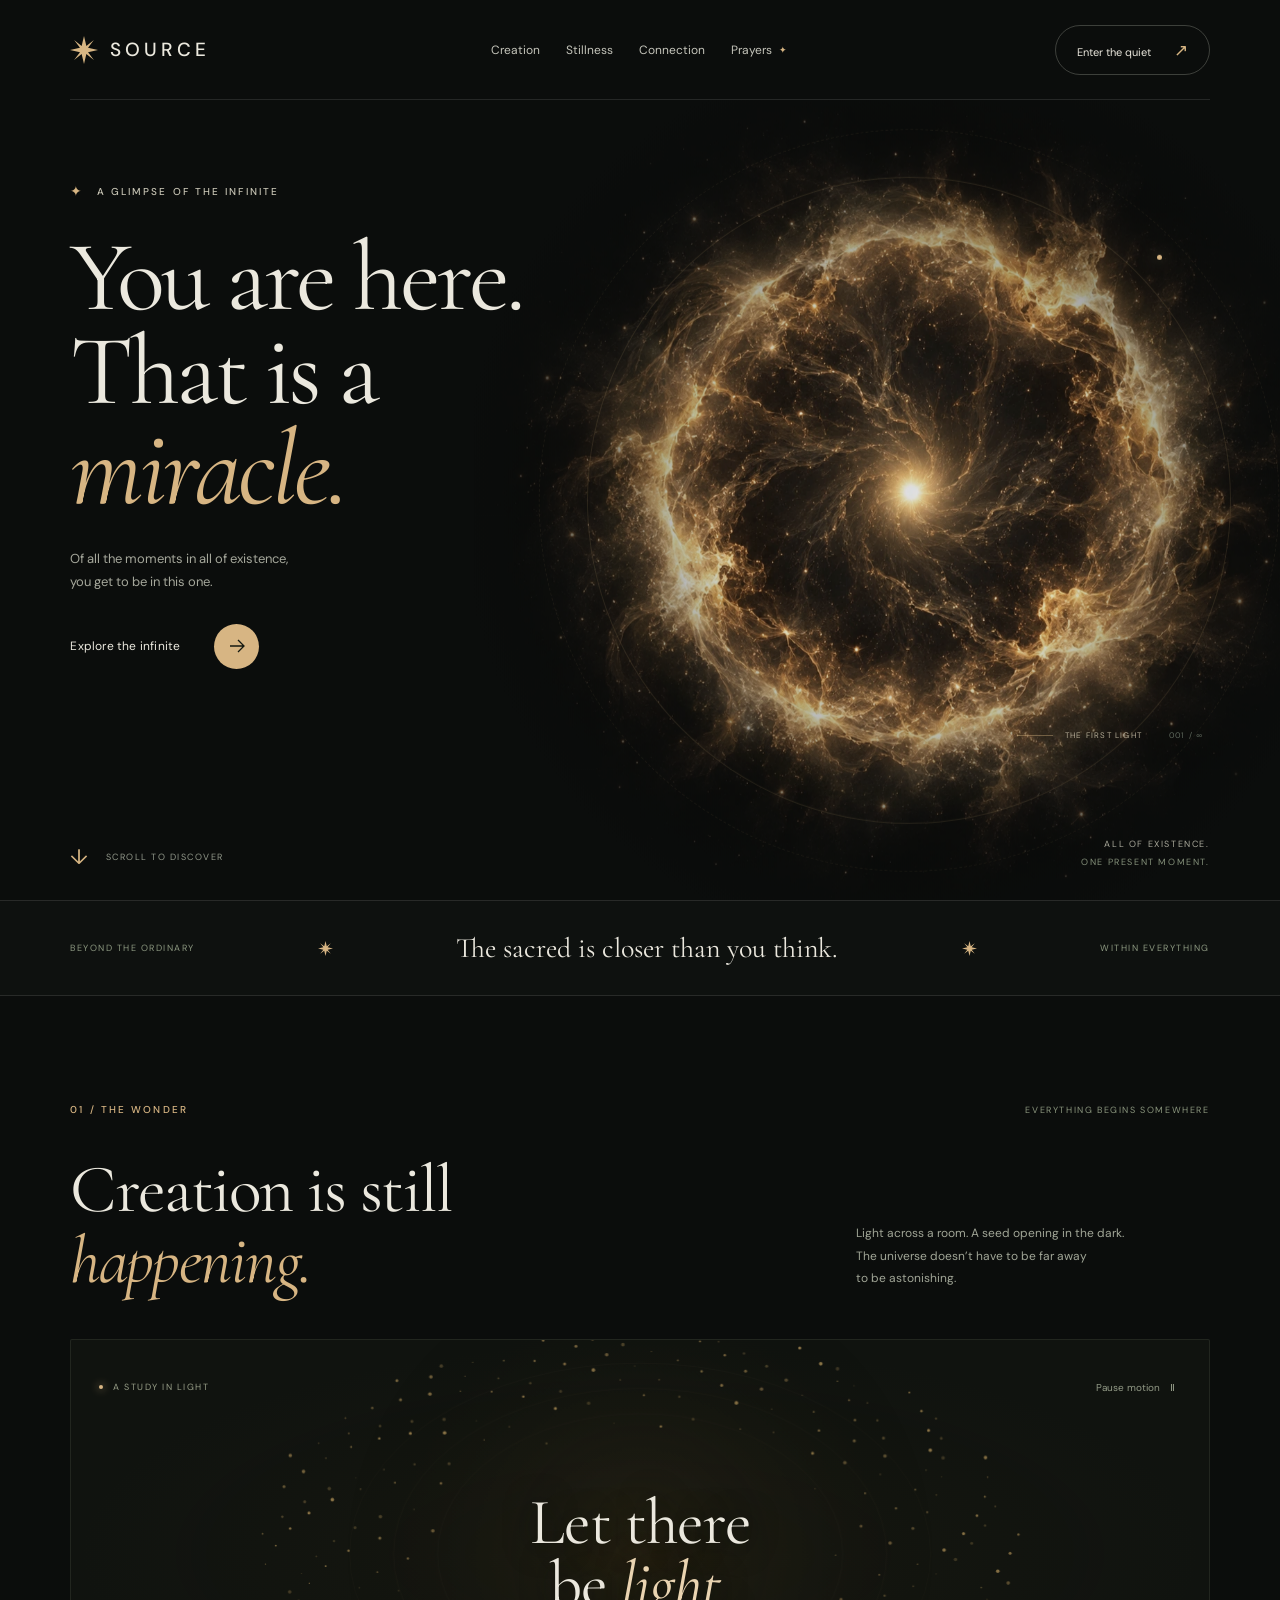
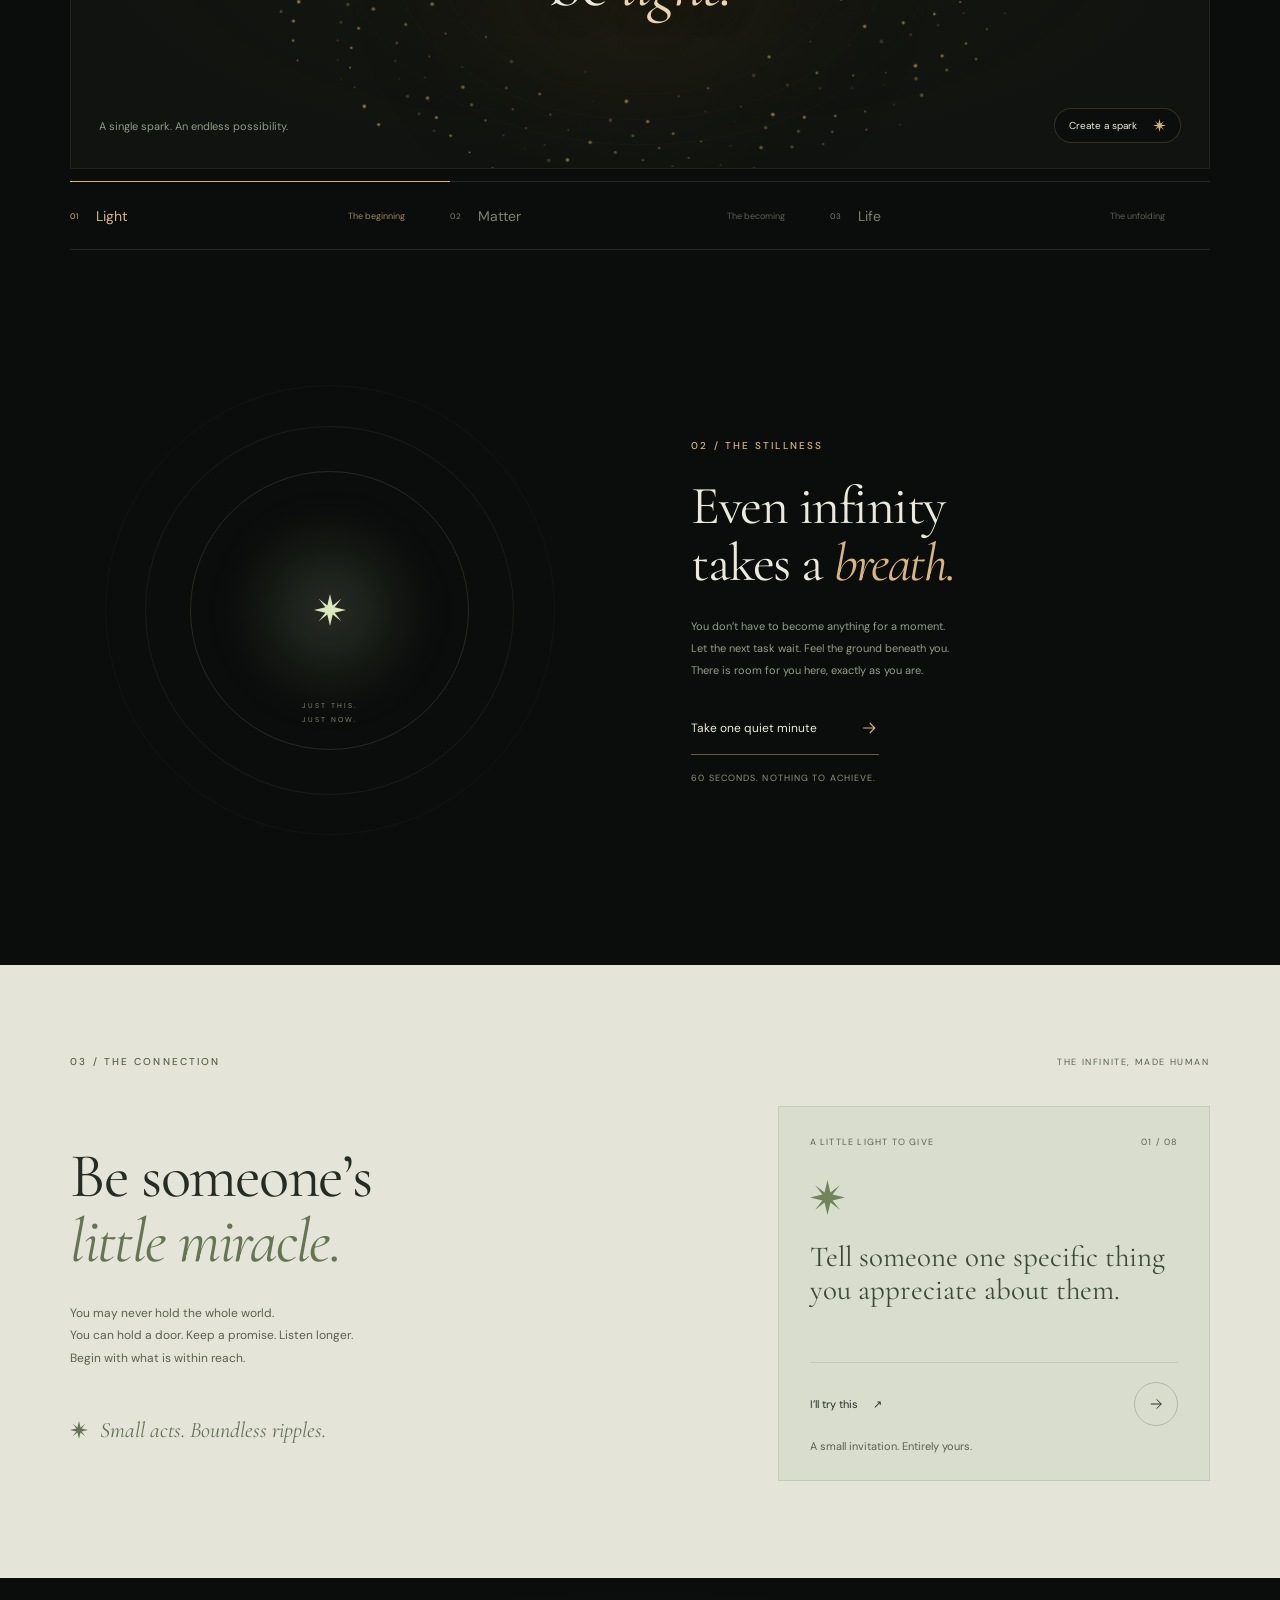
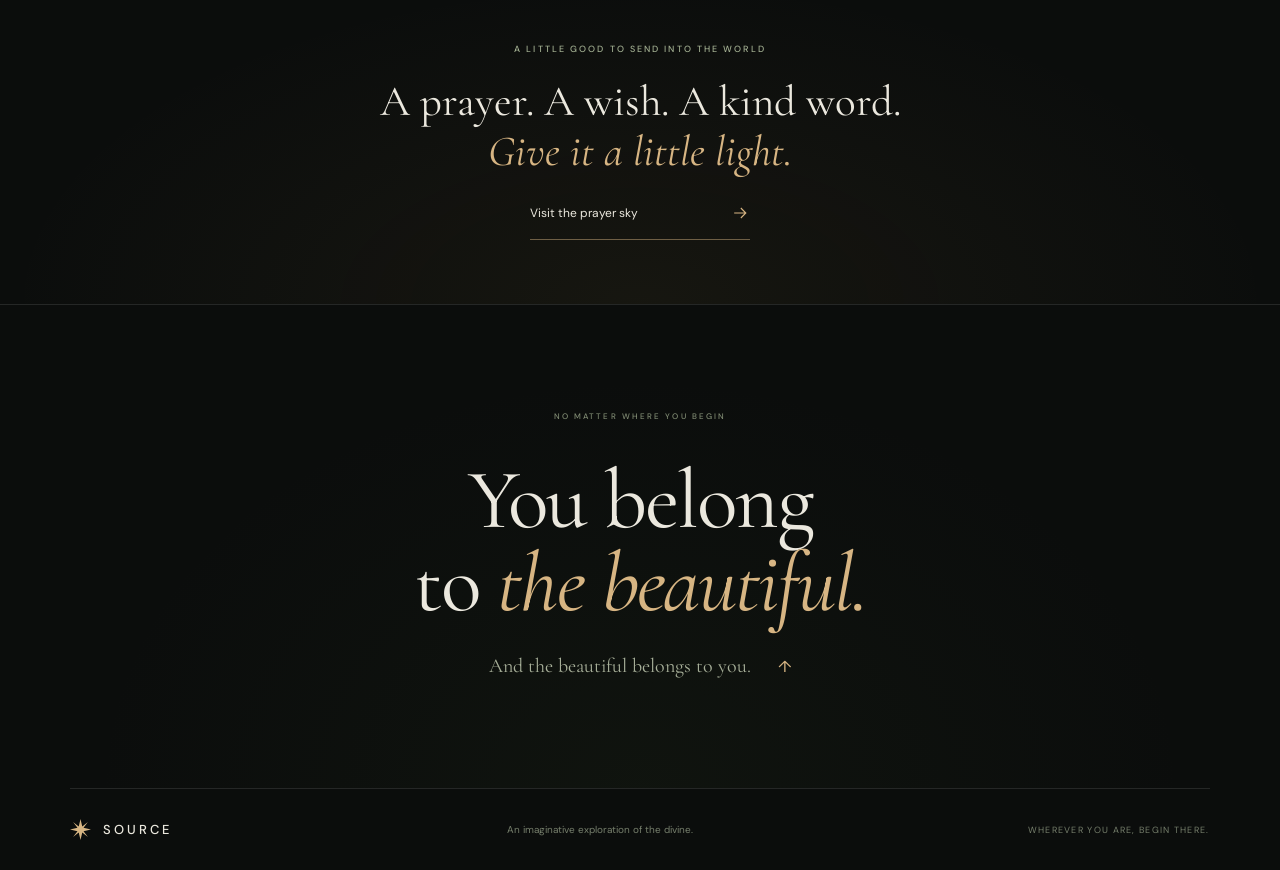
<file: index.html>
<!doctype html>
<html lang="en">
<head>
  <meta charset="utf-8"><meta name="viewport" content="width=device-width,initial-scale=1">
  <meta name="theme-color" content="#0b0d0c">
  <title>SOURCE — A glimpse of the infinite</title>
  <meta name="description" content="An imagined doorway to the infinite. Explore creation, find a moment of stillness, and bring a little light into the world.">
  <link rel="icon" href="assets/favicon.svg" type="image/svg+xml">
  <link rel="stylesheet" href="styles.css">
  <script src="app.js" defer></script>
</head>
<body>
  <a class="skip-link" href="#creation">Skip to explore</a>
  <svg class="svg-defs" aria-hidden="true"><defs><symbol id="spark" viewBox="0 0 32 32"><path d="M16 0 18.7 11.4 27.3 4.7 20.6 13.3 32 16 20.6 18.7 27.3 27.3 18.7 20.6 16 32 13.3 20.6 4.7 27.3 11.4 18.7 0 16 11.4 13.3 4.7 4.7 13.3 11.4Z" fill="currentColor"/></symbol><symbol id="arrow" viewBox="0 0 24 24"><path d="M5 12h14m-6-6 6 6-6 6" fill="none" stroke="currentColor" stroke-width="1.3"/></symbol></defs></svg>
  <header class="header">
    <a class="brand" href="#home" aria-label="SOURCE home"><svg><use href="#spark"/></svg><span>SOURCE</span></a>
    <nav aria-label="Main navigation"><a href="#creation">Creation</a><a href="#stillness">Stillness</a><a href="#connection">Connection</a><a href="prayers.html">Prayers <span class="nav-star" aria-hidden="true">✦</span></a></nav>
    <button class="quiet-link" data-quiet>Enter the quiet <span>↗</span></button>
  </header>
  <main>
    <section class="hero" id="home" aria-labelledby="hero-title">
      <div class="hero-art" aria-hidden="true"><img src="assets/source-nebula.webp" alt="" fetchpriority="high"><div class="orbit orbit-one"></div><div class="orbit orbit-two"></div><span class="orbit-dot"></span></div>
      <div class="hero-content">
        <p class="eyebrow"><span class="tiny-star">✦</span> A GLIMPSE OF THE INFINITE</p>
        <h1 id="hero-title">You are here.<br>That is a<br><em>miracle.</em></h1>
        <p class="hero-copy">Of all the moments in all of existence,<br>you get to be in this one.</p>
        <a class="primary-cta" href="#creation">Explore the infinite <span class="arrow-disc"><svg><use href="#arrow"/></svg></span></a>
      </div>
      <div class="hero-foot"><a href="#creation" class="scroll-cue"><span>↓</span> SCROLL TO DISCOVER</a><p>ALL OF EXISTENCE.<br><span>ONE PRESENT MOMENT.</span></p></div>
      <div class="art-caption" aria-hidden="true"><span class="caption-line"></span> THE FIRST LIGHT <span>001 / ∞</span></div>
    </section>
    <div class="threshold"><span>BEYOND THE ORDINARY</span><svg><use href="#spark"/></svg><p>The sacred is closer than you think.</p><svg><use href="#spark"/></svg><span>WITHIN EVERYTHING</span></div>
    <section class="creation section-pad" id="creation" aria-labelledby="creation-title">
      <div class="section-top"><p class="eyebrow">01 / THE WONDER</p><span class="section-note">EVERYTHING BEGINS SOMEWHERE</span></div>
      <div class="section-heading"><h2 id="creation-title">Creation is still<br><em>happening.</em></h2><p>Light across a room. A seed opening in the dark.<br>The universe doesn’t have to be far away<br>to be astonishing.</p></div>
      <div class="universe-panel">
        <canvas id="universe" aria-hidden="true"></canvas>
        <div class="universe-top"><span class="live-dot"></span><span id="universe-label">A STUDY IN LIGHT</span><button id="motion-toggle" aria-pressed="false">Pause motion <span>Ⅱ</span></button></div>
        <div class="universe-center" aria-hidden="true"><span id="universe-word">Let there<br>be <em>light.</em></span></div>
        <div class="universe-bottom"><p id="universe-description">A single spark. An endless possibility.</p><button class="spark-button" id="create-spark">Create a spark <svg><use href="#spark"/></svg></button></div>
      </div>
      <div class="universe-tabs" role="group" aria-label="Explore forms of creation"><button class="active" data-mode="light" aria-pressed="true"><span>01</span> Light <small>The beginning</small></button><button data-mode="matter" aria-pressed="false"><span>02</span> Matter <small>The becoming</small></button><button data-mode="life" aria-pressed="false"><span>03</span> Life <small>The unfolding</small></button></div>
      <p class="spark-feedback sr-only" id="spark-feedback" role="status"></p>
    </section>
    <section class="stillness section-pad" id="stillness" aria-labelledby="stillness-title">
      <div class="stillness-orb" aria-hidden="true"><div></div><span class="orb-ring ring-one"></span><span class="orb-ring ring-two"></span><span class="orb-ring ring-three"></span><svg><use href="#spark"/></svg><p>JUST THIS.<br>JUST NOW.</p></div>
      <div class="stillness-copy"><p class="eyebrow">02 / THE STILLNESS</p><h2 id="stillness-title">Even infinity<br>takes a <em>breath.</em></h2><p>You don’t have to become anything for a moment.<br>Let the next task wait. Feel the ground beneath you.<br>There is room for you here, exactly as you are.</p><button class="text-action" data-quiet>Take one quiet minute <svg><use href="#arrow"/></svg></button><span class="small-note">60 SECONDS. NOTHING TO ACHIEVE.</span></div>
    </section>
    <section class="connection section-pad" id="connection" aria-labelledby="connection-title">
      <div class="section-top"><p class="eyebrow">03 / THE CONNECTION</p><span class="section-note">THE INFINITE, MADE HUMAN</span></div>
      <div class="connection-layout"><div><h2 id="connection-title">Be someone’s<br><em>little miracle.</em></h2><p>You may never hold the whole world.<br>You can hold a door. Keep a promise. Listen longer.<br>Begin with what is within reach.</p><div class="kindness-note"><svg><use href="#spark"/></svg><span>Small acts. Boundless ripples.</span></div></div>
      <div class="kindness-card"><div class="card-top"><span>A LITTLE LIGHT TO GIVE</span><span id="act-number">01 / 08</span></div><svg class="card-spark" aria-hidden="true"><use href="#spark"/></svg><p id="kindness-text" aria-live="polite">Tell someone one specific thing you appreciate about them.</p><div class="kindness-controls"><button id="accept-kindness">I’ll try this <span>↗</span></button><button id="next-kindness" aria-label="Show another small act"><svg><use href="#arrow"/></svg></button></div><p id="kindness-status" role="status">A small invitation. Entirely yours.</p></div></div>
    </section>
    <section class="prayer-invitation"><p class="eyebrow">A LITTLE GOOD TO SEND INTO THE WORLD</p><p>A prayer. A wish. A kind word.<br><em>Give it a little light.</em></p><a href="prayers.html" class="text-action">Visit the prayer sky <svg><use href="#arrow"/></svg></a></section>
    <section class="closing"><p class="eyebrow">NO MATTER WHERE YOU BEGIN</p><h2>You belong<br>to <em>the beautiful.</em></h2><a href="#home" class="closing-link">And the beautiful belongs to you. <span>↑</span></a></section>
  </main>
  <footer><a class="brand" href="#home"><svg><use href="#spark"/></svg><span>SOURCE</span></a><p>An imaginative exploration of the divine.</p><span>WHEREVER YOU ARE, BEGIN THERE.</span></footer>
  <dialog id="quiet-dialog" aria-labelledby="quiet-title"><div class="quiet-shell"><button class="close-quiet" aria-label="Close quiet moment">Close <span>×</span></button><p class="eyebrow">A MOMENT, JUST FOR YOU</p><h2 id="quiet-title">Come back<br>to <em>now.</em></h2><div class="breath-visual" aria-hidden="true"><span></span><span></span><span></span></div><p id="breath-instruction" role="status">Breathe in</p><p class="breath-hint">Follow the light, or breathe at your own pace.</p><div class="quiet-progress"><span id="breath-progress"></span></div><div class="quiet-meta"><span id="breath-time">1:00</span><button id="breath-pause">Pause</button></div><button id="breath-restart" hidden>Begin another moment <span>↗</span></button></div></dialog>
</body>
</html>
</file>
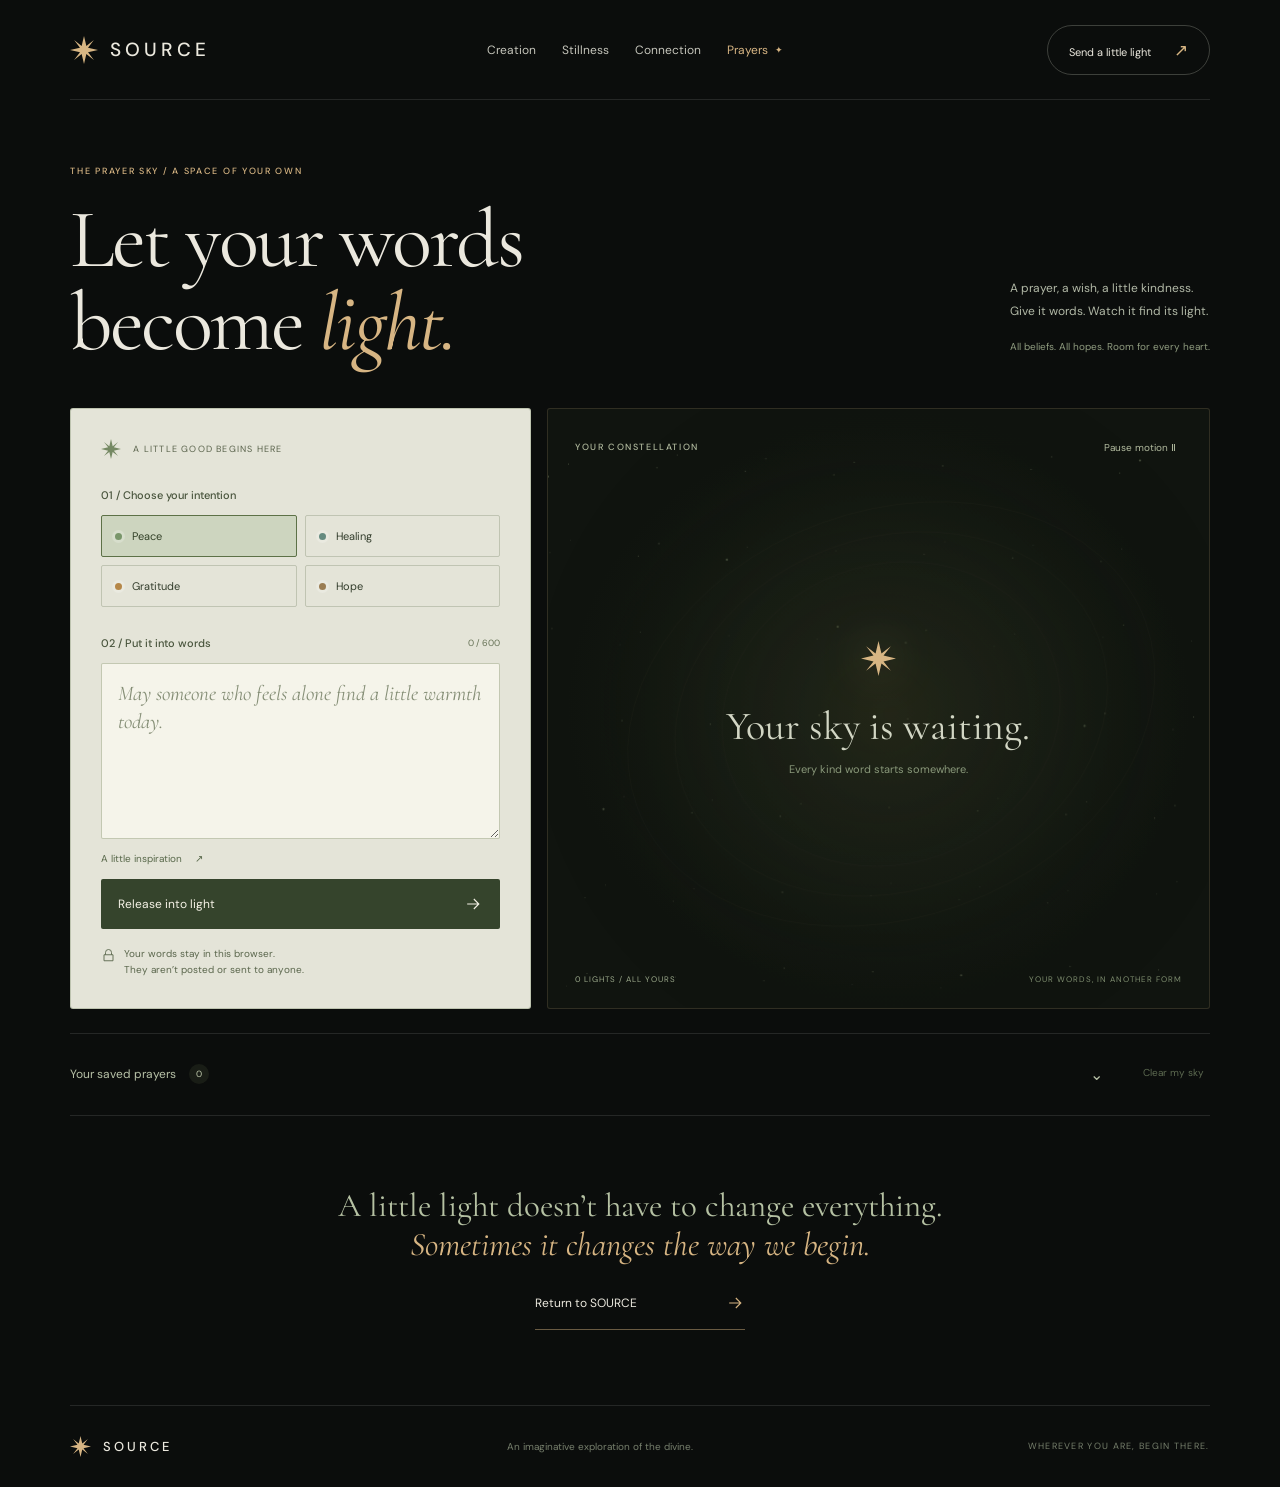
<file: prayers.html>
<!doctype html>
<html lang="en">
<head>
  <meta charset="utf-8"><meta name="viewport" content="width=device-width,initial-scale=1">
  <meta name="theme-color" content="#0b0d0c">
  <title>Prayers — SOURCE</title>
  <meta name="description" content="A quiet place for prayers, wishes, and positive messages. Turn your words into a constellation of light, saved only in your own browser.">
  <link rel="icon" href="assets/favicon.svg" type="image/svg+xml">
  <link rel="stylesheet" href="styles.css"><link rel="stylesheet" href="prayers.css">
  <script src="prayers.js" defer></script>
</head>
<body class="prayers-page">
  <a class="skip-link" href="#prayer-form">Skip to write a prayer</a>
  <svg class="svg-defs" aria-hidden="true"><defs><symbol id="spark" viewBox="0 0 32 32"><path d="M16 0 18.7 11.4 27.3 4.7 20.6 13.3 32 16 20.6 18.7 27.3 27.3 18.7 20.6 16 32 13.3 20.6 4.7 27.3 11.4 18.7 0 16 11.4 13.3 4.7 4.7 13.3 11.4Z" fill="currentColor"/></symbol><symbol id="arrow" viewBox="0 0 24 24"><path d="M5 12h14m-6-6 6 6-6 6" fill="none" stroke="currentColor" stroke-width="1.3"/></symbol></defs></svg>
  <header class="header">
    <a class="brand" href="./" aria-label="SOURCE home"><svg><use href="#spark"/></svg><span>SOURCE</span></a>
    <nav aria-label="Main navigation"><a href="./#creation">Creation</a><a href="./#stillness">Stillness</a><a href="./#connection">Connection</a><a href="prayers.html" aria-current="page">Prayers <span class="nav-star" aria-hidden="true">✦</span></a></nav>
    <a href="#prayer-form" class="quiet-link prayer-header-link">Send a little light <span>↗</span></a>
  </header>
  <main class="prayers-main">
    <div class="prayers-heading"><div><p class="eyebrow">THE PRAYER SKY / A SPACE OF YOUR OWN</p><h1>Let your words<br>become <em>light.</em></h1></div><p>A prayer, a wish, a little kindness.<br>Give it words. Watch it find its light.<br><span>All beliefs. All hopes. Room for every heart.</span></p></div>
    <noscript><p class="no-script">Please enable JavaScript to turn your words into lights. Your prayers are never sent to a server.</p></noscript>
    <div class="prayers-layout">
      <form id="prayer-form" class="prayer-form" novalidate>
        <div class="form-heading"><svg aria-hidden="true"><use href="#spark"/></svg><span>A LITTLE GOOD BEGINS HERE</span></div>
        <fieldset class="intention-field"><legend>01 / Choose your intention</legend><div class="intention-options">
          <input type="radio" name="intention" value="peace" id="intention-peace" checked><label for="intention-peace"><span class="intention-dot peace-dot"></span>Peace</label>
          <input type="radio" name="intention" value="healing" id="intention-healing"><label for="intention-healing"><span class="intention-dot healing-dot"></span>Healing</label>
          <input type="radio" name="intention" value="gratitude" id="intention-gratitude"><label for="intention-gratitude"><span class="intention-dot gratitude-dot"></span>Gratitude</label>
          <input type="radio" name="intention" value="hope" id="intention-hope"><label for="intention-hope"><span class="intention-dot hope-dot"></span>Hope</label>
        </div></fieldset>
        <div class="prayer-input-top"><label for="prayer-message">02 / Put it into words</label><span id="character-count" aria-hidden="true">0 / 600</span></div>
        <textarea id="prayer-message" name="message" maxlength="600" rows="5" required aria-describedby="prayer-privacy prayer-error" placeholder="May someone who feels alone find a little warmth today."></textarea>
        <button type="button" class="starter-button" id="prayer-starter">A little inspiration <span aria-hidden="true">↗</span></button>
        <p id="prayer-error" class="prayer-error" role="alert"></p>
        <button type="submit" id="release-prayer" class="release-button" disabled><span>Release into light</span><svg aria-hidden="true"><use href="#arrow"/></svg></button>
        <p class="prayer-privacy" id="prayer-privacy"><svg aria-hidden="true" viewBox="0 0 20 20"><path d="M6 9V6a4 4 0 0 1 8 0v3M4 9h12v8H4z" fill="none" stroke="currentColor" stroke-width="1.2"/></svg><span>Your words stay in this browser.<br>They aren’t posted or sent to anyone.</span></p>
      </form>
      <section class="prayer-sky" aria-labelledby="sky-heading">
        <canvas id="prayer-canvas" aria-hidden="true"></canvas>
        <div class="sky-top"><h2 id="sky-heading">YOUR CONSTELLATION</h2><button id="prayer-motion" aria-pressed="false">Pause motion <span aria-hidden="true">Ⅱ</span></button></div>
        <div id="prayer-stars" class="prayer-stars" aria-label="Your prayer lights"></div>
        <div class="sky-empty" id="sky-empty"><svg aria-hidden="true"><use href="#spark"/></svg><p>Your sky is waiting.</p><span>Every kind word starts somewhere.</span></div>
        <div class="sky-bottom"><span id="sky-count">0 LIGHTS / ALL YOURS</span><span id="sky-hint">YOUR WORDS, IN ANOTHER FORM</span></div>
      </section>
    </div>
    <section class="release-result" id="release-result" tabindex="-1" hidden aria-labelledby="reflection-heading"><div class="reflection-symbol" aria-hidden="true"><svg><use href="#spark"/></svg></div><div><p class="eyebrow" id="reflection-heading">A REFLECTION FOR YOUR INTENTION</p><p class="reflection-text" id="reflection-text"></p><span class="reflection-caption">An original reflection, chosen for your intention.</span></div><button id="open-latest-light" class="reflection-open">Read your words <span aria-hidden="true">↗</span></button></section>
    <p id="prayer-status" class="prayer-status" role="status" aria-live="polite"></p>
    <div class="saved-prayers"><details id="saved-prayers-details"><summary>Your saved prayers <span id="saved-count">0</span><span class="details-arrow" aria-hidden="true">⌄</span></summary><p id="saved-empty" class="saved-empty">Your prayers will be here after you release your first light.</p><ul id="saved-prayers-list"></ul></details><button id="clear-prayers" class="clear-prayers" disabled>Clear my sky</button></div>
    <div class="prayer-closing"><p>A little light doesn’t have to change everything.<br><em>Sometimes it changes the way we begin.</em></p><a href="./" class="text-action">Return to SOURCE <svg><use href="#arrow"/></svg></a></div>
  </main>
  <footer><a class="brand" href="./"><svg><use href="#spark"/></svg><span>SOURCE</span></a><p>An imaginative exploration of the divine.</p><span>WHEREVER YOU ARE, BEGIN THERE.</span></footer>
  <dialog id="prayer-detail" aria-labelledby="detail-heading"><div class="light-detail-shell"><button class="close-light" id="close-prayer-detail" aria-label="Close prayer">Close <span aria-hidden="true">×</span></button><p class="eyebrow" id="detail-heading"></p><svg class="detail-symbol" aria-hidden="true"><use href="#spark"/></svg><blockquote id="detail-message"></blockquote><p class="detail-reflection" id="detail-reflection"></p><span id="detail-date" class="detail-date"></span></div></dialog>
  <dialog id="clear-sky-dialog" aria-labelledby="clear-heading"><div class="clear-shell"><p class="eyebrow">A NEW BEGINNING</p><h2 id="clear-heading">Clear your<br><em>prayer sky?</em></h2><p id="clear-description">This removes your saved prayers from this browser.</p><div class="clear-actions"><button id="keep-prayers">Keep my lights</button><button id="confirm-clear">Clear my sky</button></div></div></dialog>
</body>
</html>
</file>
<file: styles.css>
@import url('assets/fonts/fonts.css');
:root{--bg:#0b0d0c;--ivory:#ebe8de;--muted:#92958b;--gold:#d7b583;--line:#ffffff1b;--serif:'Cormorant Garamond',Georgia,serif;--sans:'DM Sans',Arial,sans-serif}
*{box-sizing:border-box}html{scroll-behavior:smooth;scroll-padding-top:30px}body{margin:0;background:var(--bg);color:var(--ivory);font-family:var(--sans);font-size:14px;-webkit-font-smoothing:antialiased}button,a{-webkit-tap-highlight-color:transparent}button{font:inherit;color:inherit;cursor:pointer}a{color:inherit;text-decoration:none}button{background:none;border:0}button:focus-visible,a:focus-visible{outline:2px solid var(--gold);outline-offset:7px}svg{width:24px;height:24px;display:block}button,a{touch-action:manipulation}h1,h2,p{margin:0}h1,h2{font-family:var(--serif);font-weight:400}em{font-weight:400;color:var(--gold)}.svg-defs{position:absolute;width:0;height:0;overflow:hidden}.skip-link{position:fixed;top:-100px;left:20px;z-index:100;background:var(--ivory);color:var(--bg);padding:15px}.skip-link:focus{top:10px}.sr-only{position:absolute;width:1px;height:1px;padding:0;margin:-1px;overflow:hidden;clip:rect(0,0,0,0);white-space:nowrap;border:0}.header{height:100px;margin:0 5.5%;display:flex;align-items:center;justify-content:space-between;border-bottom:1px solid var(--line);position:relative;z-index:5}.brand{display:flex;align-items:center;gap:12px;font-weight:500;letter-spacing:4px;font-size:19px}.brand svg{width:28px;height:28px;color:var(--gold)}nav{display:flex;gap:38px;margin-left:12px;color:#c4c4ba;font-size:12px}nav a{transition:color .2s}nav a:hover{color:var(--gold)}.quiet-link{border:1px solid #a3a59855;padding:13px 21px;border-radius:50px;font-size:11px}.quiet-link span{margin-left:20px;color:var(--gold);font-size:17px}.quiet-link:hover{border-color:var(--gold);background:#d7b58309}.hero{position:relative;min-height:740px;max-width:1800px;margin:auto;height:calc(100svh - 100px);max-height:920px;overflow:hidden}.hero-content{position:relative;z-index:2;padding:80px 0 100px 5.5%;width:58%;pointer-events:none}.hero-content a{pointer-events:auto}.eyebrow{font-size:9px;letter-spacing:2.1px;font-weight:500;line-height:1.7}.hero .eyebrow{color:#c7c4b4;display:flex;align-items:center;gap:12px}.tiny-star{color:var(--gold);font-size:14px}h1{font-size:clamp(78px,7.8vw,128px);line-height:.94;letter-spacing:-3.5px;margin:27px 0 27px}h1 em{font-size:1.08em}.hero-copy{color:#a5a79b;line-height:1.8;font-size:13px}.primary-cta{display:inline-flex;align-items:center;gap:34px;margin-top:30px;font-size:12px;letter-spacing:.2px}.arrow-disc{width:45px;height:45px;border-radius:50%;background:var(--gold);display:grid;place-items:center;color:#141911;transition:transform .25s}.primary-cta:hover .arrow-disc{transform:translateX(5px);background:#edd2aa}.hero-art{position:absolute;width:68%;aspect-ratio:1;right:-5%;top:50%;transform:translateY(-50%);isolation:isolate;will-change:transform}.hero-art:after{content:'';position:absolute;inset:0;background:radial-gradient(ellipse,transparent 29%,#0b0d0c99 60%,var(--bg) 73%);pointer-events:none}.hero-art img{width:100%;height:100%;object-fit:contain;mix-blend-mode:screen;opacity:.88;filter:saturate(.8)}.orbit{position:absolute;border:1px solid #d7b58320;border-radius:50%;width:74%;height:74%;top:13%;left:13%;z-index:1}.orbit-two{width:85%;height:85%;top:7.5%;left:7.5%;border-style:dashed;border-color:#d7b58313;transform:rotate(25deg)}.orbit-dot{position:absolute;top:22%;right:21%;width:5px;height:5px;background:var(--gold);border-radius:50%;z-index:2;box-shadow:0 0 18px #d7b583}.hero-foot{position:absolute;z-index:3;bottom:29px;left:5.5%;right:5.5%;display:flex;justify-content:space-between;align-items:end}.scroll-cue{font-size:8px;letter-spacing:1.5px;color:#93998b;display:flex;gap:16px;align-items:center}.scroll-cue span{font-size:21px;color:var(--gold)}.hero-foot p{font-size:8px;letter-spacing:1.6px;line-height:2;color:#aaa99b;text-align:right}.hero-foot p span{color:#606a5e}.art-caption{position:absolute;right:6%;bottom:20%;font-size:7px;letter-spacing:1.2px;display:flex;align-items:center;gap:12px;color:#b4ab96}.art-caption>span:last-child{color:#606a5e;margin-left:15px}.caption-line{width:36px;height:1px;background:#d7b58366}.threshold{min-height:96px;border-block:1px solid var(--line);display:flex;justify-content:space-between;gap:30px;align-items:center;padding:20px 5.5%;background:#0e110f}.threshold>span{font-size:8px;letter-spacing:1.5px;color:#6d7669}.threshold svg{width:15px;height:15px;color:var(--gold)}.threshold p{font-family:var(--serif);font-size:28px}.section-pad{padding:105px 5.5%;max-width:1800px;margin:auto}.section-top{display:flex;align-items:center;justify-content:space-between;margin-bottom:36px;color:var(--gold)}.section-note{font-size:8px;letter-spacing:1.6px;color:#717b6e}.section-heading{display:flex;justify-content:space-between;align-items:end;margin-bottom:44px}.section-heading h2,.connection h2{font-size:clamp(48px,5.3vw,84px);line-height:1.04;letter-spacing:-1.7px}.section-heading>p{font-size:12px;line-height:1.9;color:#a0a596;padding-bottom:5px;width:31%}.universe-panel{position:relative;height:430px;background:radial-gradient(ellipse at center,#3a2b1325,transparent 70%),#10130f;border:1px solid #a8b3961e;border-radius:2px;overflow:hidden}.universe-panel canvas{position:absolute;inset:0;width:100%;height:100%}.universe-top{position:absolute;top:25px;left:28px;right:28px;display:flex;align-items:center;gap:10px;font-size:8px;letter-spacing:1.5px;color:#989f88}.live-dot{width:4px;height:4px;border-radius:50%;background:var(--gold);box-shadow:0 0 8px #d7b583}.universe-top button{margin-left:auto;display:flex;gap:10px;align-items:center;font-size:9px;letter-spacing:0;color:#929a86}.universe-center{position:absolute;inset:65px 20px;display:flex;align-items:center;justify-content:center;text-align:center;pointer-events:none;font-family:var(--serif);font-size:65px;line-height:.96;letter-spacing:-1px;text-shadow:0 2px 30px #0b0d0c}.universe-center em{color:#ead4b1}.universe-bottom{position:absolute;bottom:25px;left:28px;right:28px;display:flex;justify-content:space-between;align-items:center;gap:20px}.universe-bottom p{font-size:10px;color:#909987}.spark-button{display:flex;align-items:center;gap:16px;font-size:10px;padding:10px 14px;border:1px solid #d7b58333;border-radius:30px;background:#0b0d0caa}.spark-button svg{color:var(--gold);width:13px;height:13px}.spark-button:hover{background:#d7b58318}.universe-tabs{display:grid;grid-template-columns:repeat(3,1fr)}.universe-tabs button{padding:25px 25px 24px 0;display:flex;align-items:center;text-align:left;gap:16px;border-top:1px solid var(--line);border-bottom:1px solid var(--line);color:#7a8372;margin-top:12px;transition:color .3s,border-color .3s}.universe-tabs button span{font-size:8px;letter-spacing:1px}.universe-tabs button small{font-size:9px;opacity:.7;margin-left:auto;padding-right:20px}.universe-tabs .active{color:var(--gold);border-top-color:var(--gold)}.stillness{position:relative;display:grid;grid-template-columns:1fr 1fr;align-items:center;gap:9%;padding-top:20px;padding-bottom:120px;min-height:610px}.stillness-orb{aspect-ratio:1;max-width:450px;width:100%;position:relative;display:flex;align-items:center;justify-content:center;flex-direction:column;margin:auto}.stillness-orb>div{position:absolute;width:42%;height:42%;border-radius:50%;background:radial-gradient(circle,#a6b69136,#54694219 55%,transparent 72%);filter:blur(18px)}.orb-ring{position:absolute;border:1px solid #b4c5a027;border-radius:50%}.ring-one{inset:19%}.ring-two{inset:9%;border-color:#b4c5a014}.ring-three{inset:0;border-color:#b4c5a00a}.stillness-orb svg{color:#dce7bd;width:32px;height:32px;z-index:1}.stillness-orb p{color:#7d896d;text-align:center;font-size:7px;line-height:2;letter-spacing:2px;position:absolute;bottom:24%}.stillness-copy h2{font-size:clamp(42px,4.2vw,70px);line-height:1.07;letter-spacing:-1.5px;margin:23px 0}.stillness-copy>p:not(.eyebrow){font-size:11px;line-height:2;color:#929c88}.stillness-copy .eyebrow{color:var(--gold)}.text-action{border-bottom:1px solid #d7b58377;display:flex;align-items:center;justify-content:space-between;gap:42px;padding:0 0 14px;margin-top:35px;font-size:12px}.text-action svg{width:20px;color:var(--gold);transition:transform .2s}.text-action:hover svg{transform:translateX(4px)}.small-note{display:block;font-size:7px;letter-spacing:1.1px;color:#6e7964;margin-top:17px}.connection{max-width:none;background:#e4e4d8;color:#252c23;padding-top:88px;padding-bottom:97px}.connection>.section-top,.connection-layout{max-width:1604px;margin-inline:auto}.connection .section-top{color:#596248}.connection .section-note{color:#7a806b}.connection em{color:#657554}.connection-layout{display:grid;grid-template-columns:1.1fr .85fr;gap:13%;align-items:center}.connection h2{font-size:clamp(45px,4.9vw,78px)}.connection-layout>div>p{font-size:12px;line-height:1.9;color:#7a816e;margin-top:27px}.kindness-note{display:flex;align-items:center;gap:12px;margin-top:47px;font-family:var(--serif);font-style:italic;font-size:22px;color:#637154}.kindness-note svg{width:18px;height:18px}.kindness-card{background:#d9ddce;border:1px solid #76806b33;padding:29px 31px 25px;min-height:375px;display:flex;flex-direction:column}.card-top{display:flex;justify-content:space-between;font-size:7px;letter-spacing:1.2px;color:#757e65}.card-spark{color:#71845a;width:35px;height:35px;margin:30px 0 25px}.kindness-card #kindness-text{font-family:var(--serif);font-size:29px;line-height:1.15;min-height:101px;margin:0;color:#3f4936}.kindness-controls{margin-top:21px;display:flex;justify-content:space-between;align-items:center;border-top:1px solid #76806b33;padding-top:19px}.kindness-controls #accept-kindness{font-size:11px;padding:4px 0}.kindness-controls #accept-kindness span{margin-left:12px}.kindness-controls #next-kindness{border:1px solid #76806b66;border-radius:50%;width:35px;height:35px;display:grid;place-items:center}.kindness-controls #next-kindness svg{width:18px;height:18px}.kindness-controls button:hover{color:#557733}.kindness-card #kindness-status{font-size:8px;color:#7d866c;margin-top:12px}.closing{text-align:center;padding:105px 5.5% 110px;background:radial-gradient(ellipse at 50% 100%,#354a241c,transparent 60%)}.closing .eyebrow{color:#7f8a72;font-size:8px}.closing h2{font-size:clamp(56px,6.6vw,110px);line-height:.98;letter-spacing:-2px;margin:35px 0 30px}.closing-link{font-family:var(--serif);font-size:20px;color:#a6ae98}.closing-link span{display:inline-block;margin-left:22px;font-family:var(--sans);color:var(--gold);font-size:16px}footer{margin:0 5.5%;border-top:1px solid var(--line);padding:30px 0;display:flex;align-items:center;justify-content:space-between;gap:25px}footer .brand{font-size:13px;letter-spacing:3px}footer .brand svg{width:21px;height:21px}footer p{font-size:9px;color:#767f6c}footer>span{font-size:7px;letter-spacing:1.3px;color:#767f6c}
dialog{border:1px solid #d7b58322;padding:0;background:#0e140e;color:var(--ivory);max-width:620px;width:calc(100% - 32px);max-height:calc(100svh - 32px);border-radius:3px;overflow:auto}dialog::backdrop{background:#080b08e8;backdrop-filter:blur(12px)}body:has(dialog[open]){overflow:hidden}.quiet-shell{padding:65px 65px 45px;text-align:center;position:relative;overflow:hidden}.close-quiet{position:absolute;right:22px;top:20px;font-size:10px;color:#8d9980;display:flex;align-items:center;gap:12px}.close-quiet span{font-size:24px}.quiet-shell>.eyebrow{font-size:8px;color:#899779}.quiet-shell h2{font-size:64px;line-height:1;margin-top:20px}.breath-visual{height:170px;width:170px;position:relative;margin:35px auto 22px}.breath-visual span{position:absolute;inset:0;border:1px solid #d7b58355;border-radius:50%;transform:scale(.65)}.breath-visual span:first-child{background:radial-gradient(circle,#d7b58336,transparent 68%);border-color:#d7b58388}.breath-visual span:nth-child(2){inset:-12px;border-color:#d7b58325}.breath-visual span:nth-child(3){inset:-25px;border-color:#d7b58310}#breath-instruction{font-family:var(--serif);font-size:26px;color:var(--gold);min-height:34px}.breath-hint{font-size:10px;color:#77886b;margin-top:10px}.quiet-progress{height:1px;background:#d7b58322;margin-top:32px}#breath-progress{height:1px;width:0;background:var(--gold);display:block}.quiet-meta{display:flex;justify-content:space-between;font-size:9px;color:#9da98d;margin-top:13px}.quiet-meta button{font-size:9px;color:var(--gold)}#breath-restart{font-size:11px;margin-top:25px;color:var(--gold)}#breath-restart span{margin-left:18px}[hidden]{display:none!important}
@media(min-width:1700px){.header{max-width:1602px;margin-inline:auto}}@media(max-width:1050px){.hero{min-height:700px}.hero-content{padding-top:90px}.hero-art{width:80%;right:-22%}h1{font-size:88px}.section-heading>p{width:38%}.art-caption{right:6%;bottom:22%}.connection-layout{gap:7%}.kindness-card{padding:26px}.threshold>span{font-size:7px;letter-spacing:1px}.threshold p{font-size:23px}.stillness{gap:5%}.stillness-copy>p:not(.eyebrow){font-size:10px}}@media(max-width:700px){.header{height:78px;margin:0 6%}.brand{font-size:15px;letter-spacing:3px;gap:9px}.brand svg{width:22px;height:22px}.header nav{display:none}.quiet-link{font-size:9px;padding:10px 14px}.quiet-link span{margin-left:10px}.hero{height:auto;min-height:895px;max-height:none}.hero-content{padding:50px 6% 0;width:100%}.hero .eyebrow{font-size:8px;letter-spacing:1.6px}h1{font-size:80px;letter-spacing:-2.8px;line-height:.94;margin:27px 0 25px}.hero-copy{font-size:12px}.primary-cta{margin-top:24px;font-size:11px;gap:25px}.arrow-disc{width:40px;height:40px}.hero-art{width:105%;right:-22%;top:auto;bottom:50px;transform:none}.hero-art img{opacity:.7}.hero-art:after{background:radial-gradient(ellipse,transparent 24%,#0b0d0c99 57%,var(--bg) 72%)}.hero-foot{left:6%;right:6%;bottom:26px}.hero-foot p{font-size:6px}.scroll-cue{font-size:7px;gap:10px}.art-caption{right:6%;bottom:90px;font-size:6px}.threshold{min-height:100px;gap:20px;justify-content:center}.threshold>span{display:none}.threshold svg{width:12px;height:12px;flex-shrink:0}.threshold p{font-size:23px;line-height:1.2;text-align:center}.section-pad{padding:70px 6%}.section-top{margin-bottom:25px}.section-note{display:none}.section-heading{display:block;margin-bottom:30px}.section-heading h2,.connection h2{font-size:54px;letter-spacing:-1.6px}.section-heading>p{width:100%;margin-top:22px;font-size:11px}.universe-panel{height:390px}.universe-top{top:20px;left:18px;right:18px;font-size:7px;gap:6px}.universe-top button{font-size:8px}.universe-center{font-size:53px}.universe-bottom{left:18px;right:18px;bottom:19px;flex-wrap:wrap;gap:12px}.universe-bottom p{font-size:9px}.spark-button{font-size:9px;gap:8px;padding:8px 12px}.universe-tabs button{padding:21px 6px 18px 0;gap:8px;font-size:12px}.universe-tabs button small{display:none}.universe-tabs button span{font-size:7px}.stillness{display:flex;flex-direction:column;padding-top:5px;padding-bottom:75px;gap:30px}.stillness-orb{max-width:300px}.stillness-copy{width:100%}.stillness-copy h2{font-size:51px}.stillness-copy>p:not(.eyebrow){font-size:11px}.text-action{margin-top:25px}.connection-layout{display:block}.connection-layout>div>p{font-size:11px;margin-top:23px}.kindness-note{margin-top:27px;font-size:21px}.kindness-card{margin-top:35px;min-height:340px;padding:25px}.kindness-card #kindness-text{font-size:29px;min-height:100px}.card-spark{margin:24px 0 22px}.closing{padding:75px 6% 80px}.closing h2{font-size:61px;margin-top:28px}.closing-link{font-size:17px}footer{margin:0 6%;padding:26px 0;flex-wrap:wrap;gap:20px}footer p{font-size:8px}footer>span{width:100%;font-size:6px}.quiet-shell{padding:55px 25px 30px}.quiet-shell h2{font-size:54px}.breath-visual{width:140px;height:140px;margin-top:30px}.breath-hint{font-size:9px}}
@media(max-width:360px){h1{font-size:70px}.hero{min-height:840px}.threshold p{font-size:20px}.quiet-link{font-size:8px;padding:9px 10px}.quiet-link span{margin-left:5px}}
@media(prefers-reduced-motion:reduce){html{scroll-behavior:auto}*,*:before,*:after{animation-duration:.01ms!important;transition-duration:.01ms!important}.hero-art{will-change:auto}}
.eyebrow{font-size:10px}.hero-foot p,.scroll-cue,.section-note,.small-note,.universe-top,.card-top,footer>span{font-size:9px}.art-caption{font-size:8px}.hero-foot p span{color:#85917b}.threshold>span{font-size:9px;color:#8d9981}.universe-top button,.quiet-meta button,.kindness-controls button{min-height:44px}.kindness-controls #next-kindness{width:44px;height:44px}.connection-layout>div>p,.connection .section-note,.card-top,.kindness-card #kindness-status{color:#59624e}.kindness-card #kindness-status{font-size:11px;line-height:1.5}.quiet-meta,.quiet-meta button,.breath-hint{font-size:11px}.close-quiet{min-height:44px}footer p{font-size:10px}.small-note,.section-note{color:#8b967e}.card-top{line-height:1.5}.universe-top button{font-size:10px}.universe-bottom p{font-size:11px}
@media(max-width:700px){h1{font-size:clamp(58px,19vw,80px)}.hero .eyebrow{font-size:9px}.hero-foot p,.scroll-cue{font-size:8px}.art-caption{font-size:8px;letter-spacing:.8px}.threshold p{font-size:23px}.small-note{font-size:9px}.universe-top{font-size:8px}.universe-top button{font-size:9px}.universe-bottom p{font-size:10px}footer>span{font-size:8px}footer p{font-size:10px}.breath-hint{font-size:10px}.quiet-shell>.eyebrow{font-size:9px}}
nav{gap:26px}nav a{display:flex;align-items:center;gap:7px;min-height:44px}nav [aria-current="page"]{color:var(--gold)}.nav-star{font-size:9px;color:var(--gold)}.prayer-invitation{padding:64px 5.5%;text-align:center;border-bottom:1px solid var(--line);background:radial-gradient(ellipse at 50% 100%,#b2924b12,transparent 70%)}.prayer-invitation>.eyebrow{color:#a2af91;font-size:9px}.prayer-invitation>p:not(.eyebrow){font-family:var(--serif);font-size:43px;line-height:1.15;margin:20px 0}.prayer-invitation .text-action{margin:25px auto 0;max-width:220px}
@media(max-width:700px){.header{height:118px;flex-wrap:wrap;align-content:flex-start;row-gap:0}.header>.brand,.header>.quiet-link{margin-top:20px}.header nav{display:flex;order:3;flex-basis:100%;margin:6px 0 0;justify-content:space-between;gap:10px;font-size:11px}.header nav a{min-height:43px}.prayer-invitation{padding:50px 6%}.prayer-invitation>p:not(.eyebrow){font-size:35px}}
</file>
<file: prayers.css>
.prayers-main{max-width:1500px;margin:auto;padding:64px 5.5% 0}.prayers-heading{display:flex;align-items:end;justify-content:space-between;gap:30px;margin-bottom:44px}.prayers-heading .eyebrow{color:var(--gold);font-size:9px;letter-spacing:1.7px}.prayers-heading h1{font-size:clamp(62px,6.5vw,98px);line-height:.99;letter-spacing:-2.5px;margin:20px 0 0}.prayers-heading h1 em{font-size:1em}.prayers-heading>p{font-size:12px;line-height:1.9;color:#b1b8a6;padding-bottom:8px;max-width:340px}.prayers-heading>p>span{display:block;font-size:10px;color:#8f9b7f;margin-top:14px}.prayers-layout{display:grid;grid-template-columns:minmax(320px,.82fr) minmax(360px,1.18fr);gap:16px;align-items:stretch}.prayer-form{padding:30px;background:#e4e4d8;color:#333d2c;border:1px solid #83917266;border-radius:3px;scroll-margin-top:30px}.form-heading{display:flex;align-items:center;gap:12px;font-size:9px;letter-spacing:1.2px;margin-bottom:29px;color:#59624b}.form-heading svg{width:20px;height:20px;color:#758963}.intention-field{border:0;margin:0 0 29px;padding:0}.intention-field legend,.prayer-input-top>label{font-size:11px;font-weight:500;color:#48543c;padding:0}.intention-options{display:grid;grid-template-columns:repeat(2,1fr);gap:8px;margin-top:13px}.intention-options input{position:absolute;opacity:0;width:1px;height:1px}.intention-options label{display:flex;align-items:center;gap:10px;border:1px solid #89947b66;padding:11px 13px;min-height:42px;border-radius:2px;font-size:11px;cursor:pointer;transition:background .2s,border-color .2s}.intention-options input:checked+label{background:#cdd5bf;border-color:#5d7147;color:#334128}.intention-options input:focus-visible+label{outline:2px solid #4e623d;outline-offset:3px}.intention-dot{width:7px;height:7px;border-radius:50%;display:block;box-shadow:0 0 0 3px #ffffff33}.peace-dot{background:#79966a}.healing-dot{background:#668b80}.gratitude-dot{background:#b58748}.hope-dot{background:#9a7d53}.prayer-input-top{display:flex;align-items:center;justify-content:space-between;gap:8px;margin-bottom:13px}#character-count{font-size:9px;color:#657155;white-space:nowrap}textarea{font:400 21px/1.35 var(--serif);display:block;resize:vertical;width:100%;min-height:147px;max-height:350px;background:#f5f4ea;color:#323e2a;border:1px solid #a2ac8e99;border-radius:2px;padding:16px;outline-offset:4px}textarea::placeholder{color:#858e76;font-style:italic;opacity:1}textarea:focus-visible{outline:2px solid #6b8053;border-color:#6b8053}textarea[aria-invalid="true"]{border-color:#93452d}.starter-button{color:#59694b;font-size:10px;min-height:40px;padding:5px 0}.starter-button span{margin-left:10px}.starter-button:disabled{visibility:hidden}.prayer-error{font-size:11px;color:#8e3822;line-height:1.5;min-height:0}.prayer-error:not(:empty){margin:0 0 12px}.release-button{background:#35442c;color:#f5f2e6;display:flex;align-items:center;justify-content:space-between;gap:20px;width:100%;padding:14px 17px;border-radius:2px;min-height:50px;font-size:12px}.release-button svg{width:20px;height:20px}.release-button:hover:not(:disabled){background:#445c35}.release-button:disabled{cursor:not-allowed;opacity:.5}.prayer-form button:focus-visible{outline-color:#405835}.prayer-privacy{display:flex;gap:8px;align-items:start;font-size:10px;line-height:1.6;color:#5b674d;margin-top:17px}.prayer-privacy svg{width:15px;height:15px;flex-shrink:0;margin-top:2px}.prayer-sky{position:relative;min-height:580px;border:1px solid #d7b58329;border-radius:3px;overflow:hidden;background:radial-gradient(ellipse at 50% 50%,#37402235,transparent 67%),#10140f}.prayer-sky canvas{position:absolute;inset:0;width:100%;height:100%;pointer-events:none}.sky-top,.sky-bottom{position:absolute;left:27px;right:27px;display:flex;justify-content:space-between;align-items:center;gap:20px;z-index:2}.sky-top{top:16px}.sky-top h2{font:500 9px var(--sans);letter-spacing:1.6px;color:#b1ba9e}.sky-top button{font-size:10px;min-height:44px;color:#b1ba9e}.sky-top button span{margin-left:8px}.sky-bottom{bottom:24px;font-size:8px;letter-spacing:1px;color:#9aa88a}.sky-bottom>span:last-child{text-align:right;color:#7e8d6f}.prayer-stars{position:absolute;inset:68px 34px 70px;z-index:1}.prayer-star{--light:#d7b583;position:absolute;width:36px;height:36px;border-radius:50%;padding:0;transform:translate(-50%,-50%);isolation:isolate;color:var(--light)}.prayer-star svg{width:14px;height:14px;margin:auto;filter:drop-shadow(0 0 5px var(--light));position:relative;z-index:1}.prayer-star:before{content:'';position:absolute;inset:-17px;background:radial-gradient(circle,color-mix(in srgb,var(--light) 40%,transparent),transparent 65%);border-radius:50%;opacity:.6;transform:scale(.8);transition:transform .3s,opacity .3s}.prayer-star:hover:before,.prayer-star:focus-visible:before{opacity:1;transform:scale(1.35)}.prayer-star:focus-visible{outline:1px solid var(--light);outline-offset:5px}.prayer-star.is-new:after{content:'';position:absolute;inset:-9px;border:1px solid var(--light);border-radius:50%;animation:prayer-ripple 3s ease-out 2;opacity:0}.sky-empty{position:absolute;inset:90px 30px;display:flex;align-items:center;justify-content:center;flex-direction:column;pointer-events:none;text-align:center}.sky-empty svg{color:var(--gold);width:35px;height:35px;margin-bottom:26px;filter:drop-shadow(0 0 24px #d7b58366)}.sky-empty>p{font-family:var(--serif);font-size:40px;color:#d2d6c4}.sky-empty>span{font-size:11px;color:#89987a;margin-top:12px}.release-result{display:grid;grid-template-columns:46px 1fr auto;align-items:center;gap:23px;padding:30px 0 23px;border-bottom:1px solid var(--line);outline:none;scroll-margin:25px}.reflection-symbol{display:grid;place-items:center;min-height:54px;border:1px solid #d7b58333;border-radius:50%;color:var(--gold)}.reflection-symbol svg{width:20px;height:20px}.release-result .eyebrow{font-size:9px;color:#a0ad8f;letter-spacing:1.3px}.reflection-text{font-family:var(--serif);font-size:29px;line-height:1.25;margin:10px 0 9px;max-width:850px}.reflection-caption{font-size:10px;color:#8a987a}.reflection-open{font-size:11px;color:var(--gold);min-height:44px;white-space:nowrap}.reflection-open>span{margin-left:12px}.prayer-status{color:#b1c09b;font-size:11px;line-height:1.7}.prayer-status:not(:empty){margin:18px 0}.saved-prayers{display:flex;align-items:start;gap:24px;border-block:1px solid var(--line);padding:17px 0;margin-top:24px}.saved-prayers details{flex:1}.saved-prayers summary{font-size:12px;cursor:pointer;padding:13px 0;list-style:none;color:#b7c1a7;display:flex;align-items:center;gap:13px}.saved-prayers summary::-webkit-details-marker{display:none}.saved-prayers summary:focus-visible{outline:2px solid var(--gold);outline-offset:3px}.saved-prayers summary #saved-count{font-size:9px;min-width:20px;min-height:20px;padding:4px 7px;text-align:center;border-radius:20px;background:#78865b22;color:#bfcaac}.details-arrow{font-size:16px;margin-left:auto;margin-right:10px;transition:transform .2s}.saved-prayers details[open] .details-arrow{transform:rotate(180deg)}.saved-empty{font-size:12px;color:#8f9d7f;padding:16px 0 22px}.saved-prayers ul{list-style:none;margin:5px 0 0;padding:0;display:grid;grid-template-columns:repeat(2,1fr);gap:10px}.saved-prayers li button{display:block;min-height:90px;width:100%;text-align:left;padding:17px;border:1px solid #c9d4b61a;background:#13190f;border-radius:2px}.saved-prayers li button:hover{border-color:#d7b58377}.saved-item-top{display:flex;gap:10px;justify-content:space-between;align-items:center;font-size:9px;color:#a4b08f;margin-bottom:9px}.saved-item-top time{font-size:8px;color:#8b997a}.saved-message{font-family:var(--serif);font-size:21px;line-height:1.2;color:#d3dac4;overflow-wrap:anywhere}.clear-prayers{color:#a8b394;font-size:10px;min-height:44px;text-decoration:underline;text-underline-offset:4px}.clear-prayers:disabled{color:#5c6950;cursor:default;text-decoration:none}.prayer-closing{padding:70px 0 75px;text-align:center}.prayer-closing>p{font-family:var(--serif);font-size:33px;line-height:1.2;color:#b5c1a3}.prayer-closing .text-action{max-width:210px;margin:26px auto 0}.prayers-page footer{margin-top:0}.no-script{padding:20px;border:1px solid var(--gold);margin-bottom:20px;font-size:13px;color:var(--gold)}.light-detail-shell{padding:58px 45px 35px;position:relative;text-align:center}.close-light{position:absolute;right:20px;top:15px;color:#a5b48d;min-height:44px;font-size:11px;display:flex;align-items:center;gap:10px}.close-light span{font-size:23px}.light-detail-shell>.eyebrow{font-size:10px;color:#a7b890;letter-spacing:1.4px}.detail-symbol{width:32px;height:32px;margin:28px auto 24px;color:var(--gold)}.light-detail-shell blockquote{font-family:var(--serif);font-size:32px;line-height:1.25;color:#e5e9d9;margin:0;white-space:pre-wrap;overflow-wrap:anywhere;max-height:37svh;overflow:auto}.detail-reflection{color:#aebb95;font-size:12px;line-height:1.8;margin-top:25px;padding-top:25px;border-top:1px solid #b2c28d22}.detail-date{color:#99a982;font-size:10px;display:block;margin-top:25px}.clear-shell{padding:45px;text-align:center}.clear-shell>.eyebrow{font-size:9px;color:#9caa84}.clear-shell h2{font-size:58px;line-height:1.05;margin:20px 0}.clear-shell>p:not(.eyebrow){font-size:12px;line-height:1.7;color:#adb994}.clear-actions{display:flex;gap:14px;margin-top:30px;justify-content:center}.clear-actions button{padding:12px 16px;min-height:44px;border:1px solid #d7b58366;border-radius:2px;font-size:11px}.clear-actions #keep-prayers{background:#d7b583;color:#24291e}.clear-actions #confirm-clear{color:#d7b583}.prayers-page:has(dialog[open]){overflow:hidden}
@keyframes prayer-ripple{from{opacity:.7;transform:scale(.4)}to{opacity:0;transform:scale(5)}}
@media(max-width:1050px){.prayers-main{padding-top:50px}.prayers-heading{gap:20px}.prayers-heading h1{font-size:72px}.prayers-heading>p{font-size:11px;max-width:245px}.prayers-layout{grid-template-columns:minmax(310px,.95fr) minmax(280px,1.05fr)}.prayer-form{padding:24px}.prayer-sky{min-height:570px}.sky-top,.sky-bottom{left:20px;right:20px}.sky-top h2{font-size:8px;letter-spacing:1px}.sky-top{gap:8px}.sky-top button{font-size:9px}.sky-empty>p{font-size:31px}.sky-empty>span{font-size:10px}.sky-bottom{display:block;line-height:1.8}.sky-bottom>span{display:block}.sky-bottom>span:last-child{text-align:left}.release-result{grid-template-columns:42px 1fr}.reflection-open{grid-column:2;text-align:left;justify-self:start}.reflection-text{font-size:26px}}
@media(max-width:760px){.prayers-main{padding:43px 6% 0}.prayers-heading{display:block;margin-bottom:30px}.prayers-heading h1{font-size:clamp(54px,11vw,76px);letter-spacing:-1.8px}.prayers-heading>p{max-width:none;margin-top:23px;font-size:12px}.prayers-heading>p>span{font-size:10px;margin-top:12px}.prayers-layout{grid-template-columns:1fr;gap:18px}.prayer-form{padding:25px}.prayer-sky{min-height:420px}.sky-top h2{font-size:9px}.sky-top button{font-size:10px}.sky-bottom{display:flex;gap:10px;font-size:7px}.sky-bottom>span:last-child{text-align:right}.sky-empty>p{font-size:36px}.sky-empty>span{font-size:11px}.release-result{gap:17px;padding-top:27px}.reflection-text{font-size:26px}.saved-prayers{gap:14px}.saved-prayers summary{font-size:11px;gap:8px}.saved-prayers ul{grid-template-columns:1fr}.saved-item-top time{font-size:9px}.prayer-closing{padding:57px 0}.prayer-closing>p{font-size:27px}.light-detail-shell{padding:58px 25px 30px}.light-detail-shell blockquote{font-size:29px}.clear-shell{padding:40px 25px}.clear-shell h2{font-size:48px}.clear-actions{gap:10px}.clear-actions button{font-size:10px}.prayer-header-link{margin-top:20px}.prayers-heading .eyebrow{font-size:8px;letter-spacing:1.1px}}
@media(prefers-reduced-motion:reduce){.prayer-star.is-new:after{animation:none;display:none}}
.prayer-stars.motion-paused .prayer-star.is-new:after{animation-play-state:paused}
</file>
